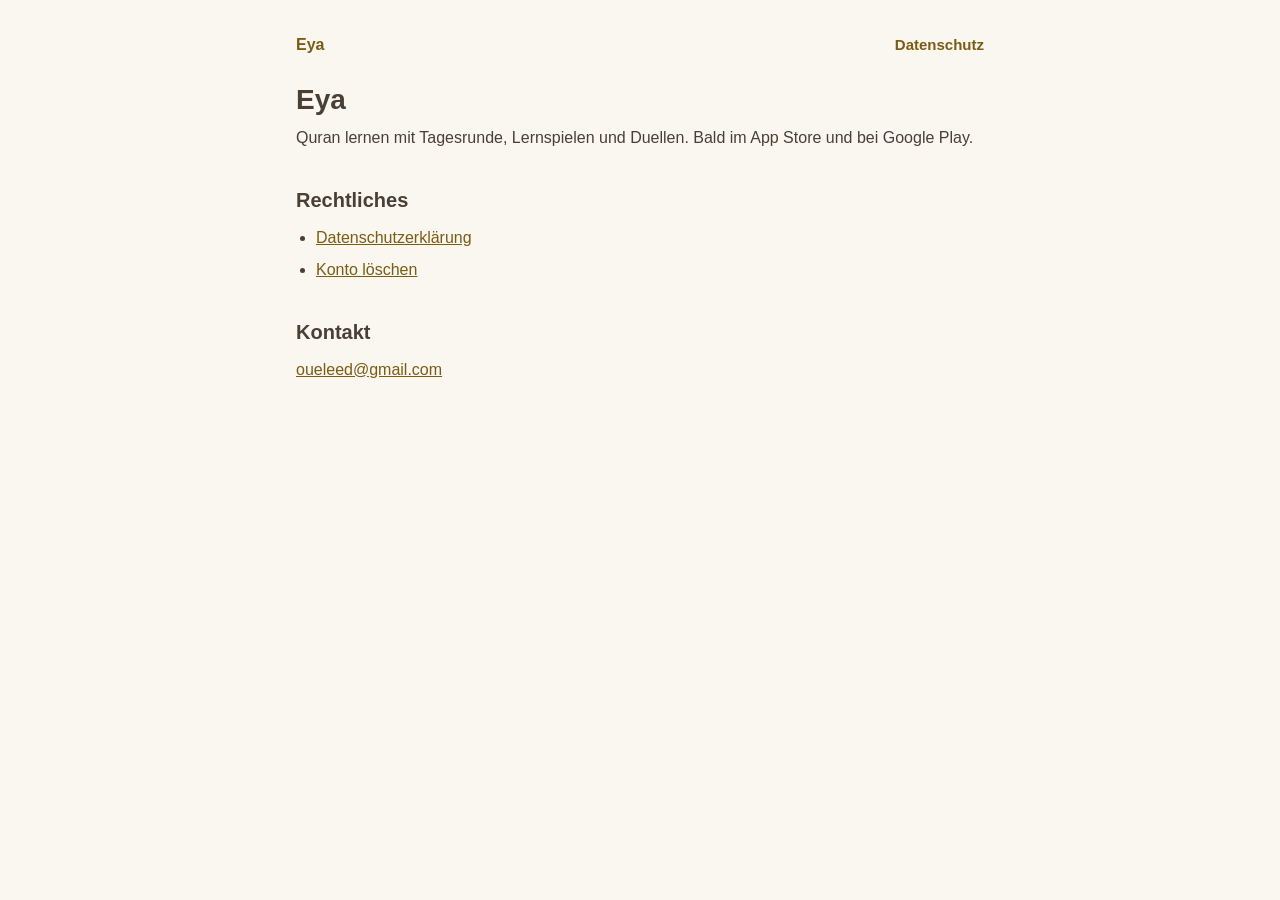
<file: index.html>
<!doctype html>
<html lang="de">
<head>
<meta charset="utf-8">
<meta name="viewport" content="width=device-width, initial-scale=1">
<title>Eya – Quran lernen</title>
<link rel="stylesheet" href="style.css">
</head>
<body>
<main>
  <header>
    <a href="./">Eya</a>
    <nav><a href="datenschutz.html">Datenschutz</a></nav>
  </header>

  <h1>Eya</h1>
  <p>Quran lernen mit Tagesrunde, Lernspielen und Duellen. Bald im App Store und bei Google Play.</p>

  <h2>Rechtliches</h2>
  <ul>
    <li><a href="datenschutz.html">Datenschutzerklärung</a></li>
    <li><a href="konto-loeschen.html">Konto löschen</a></li>
  </ul>

  <h2>Kontakt</h2>
  <p><a href="mailto:oueleed@gmail.com">oueleed@gmail.com</a></p>
</main>
</body>
</html>
</file>
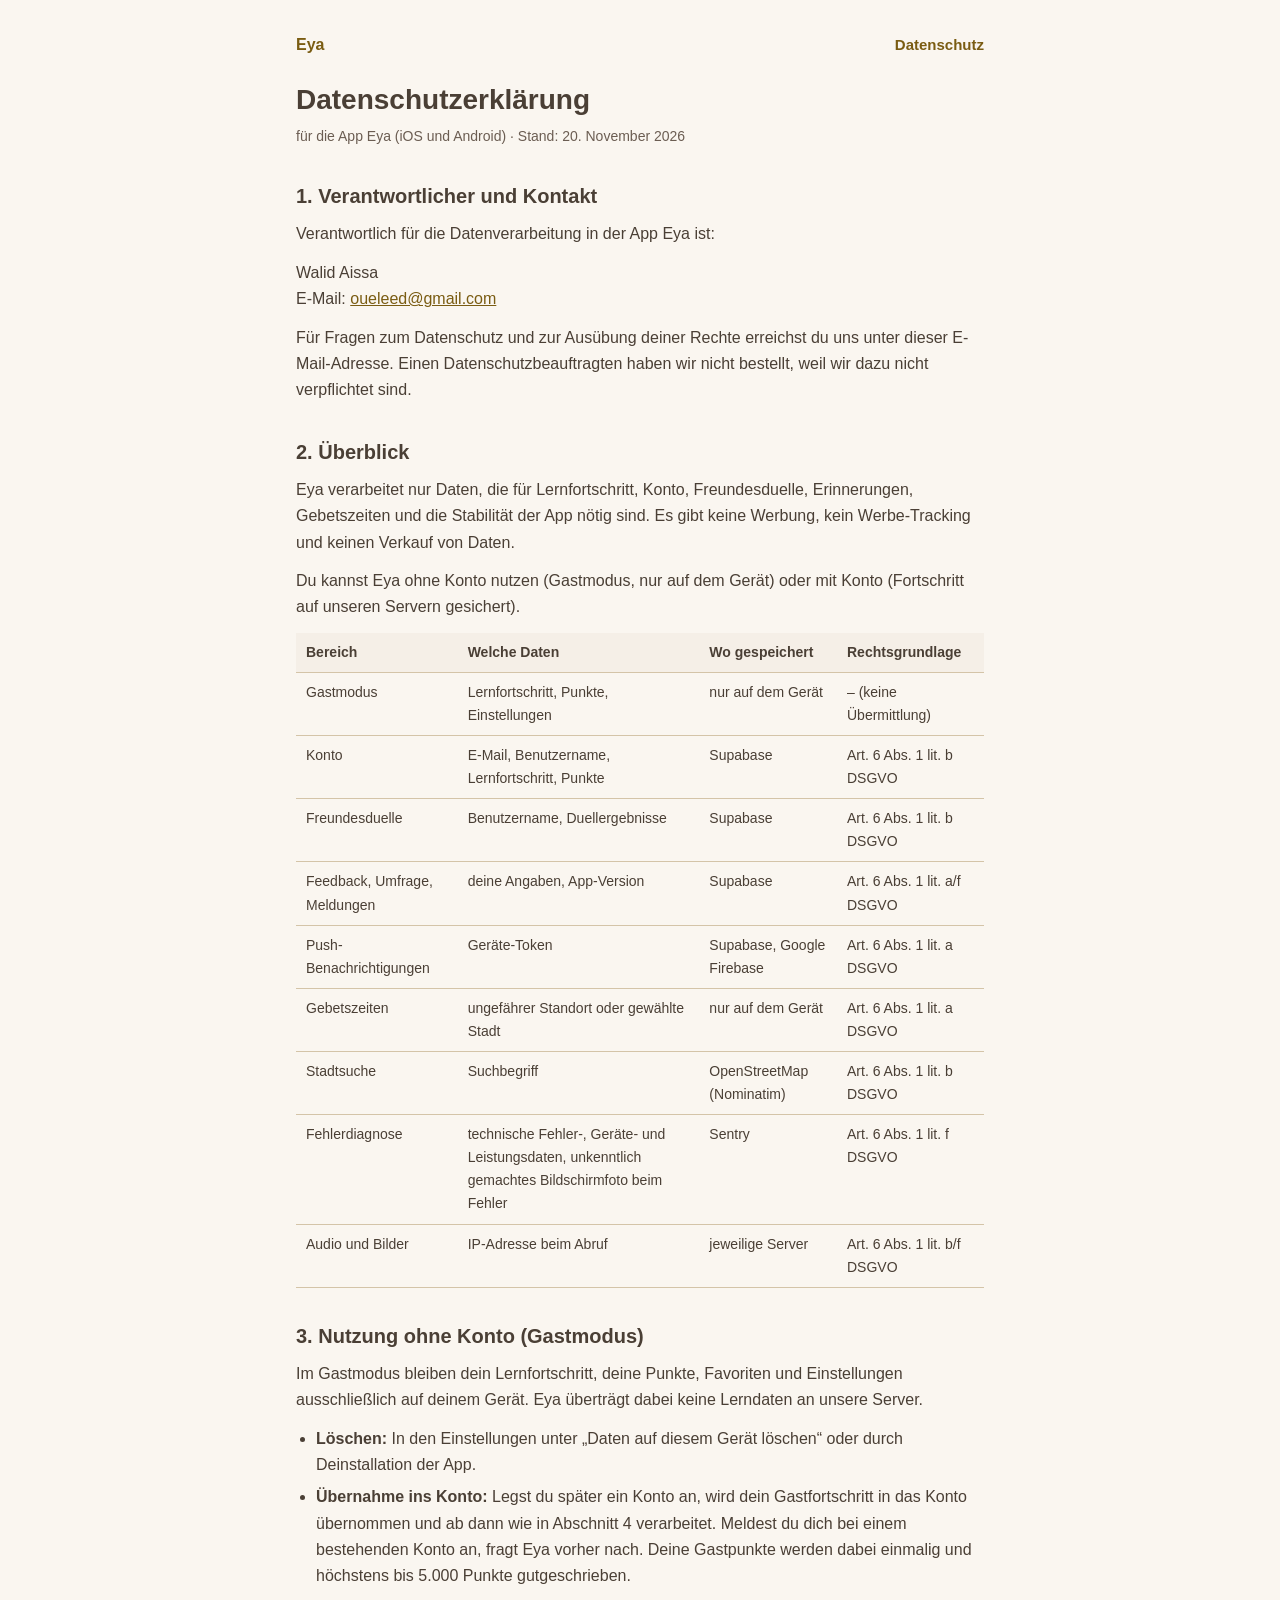
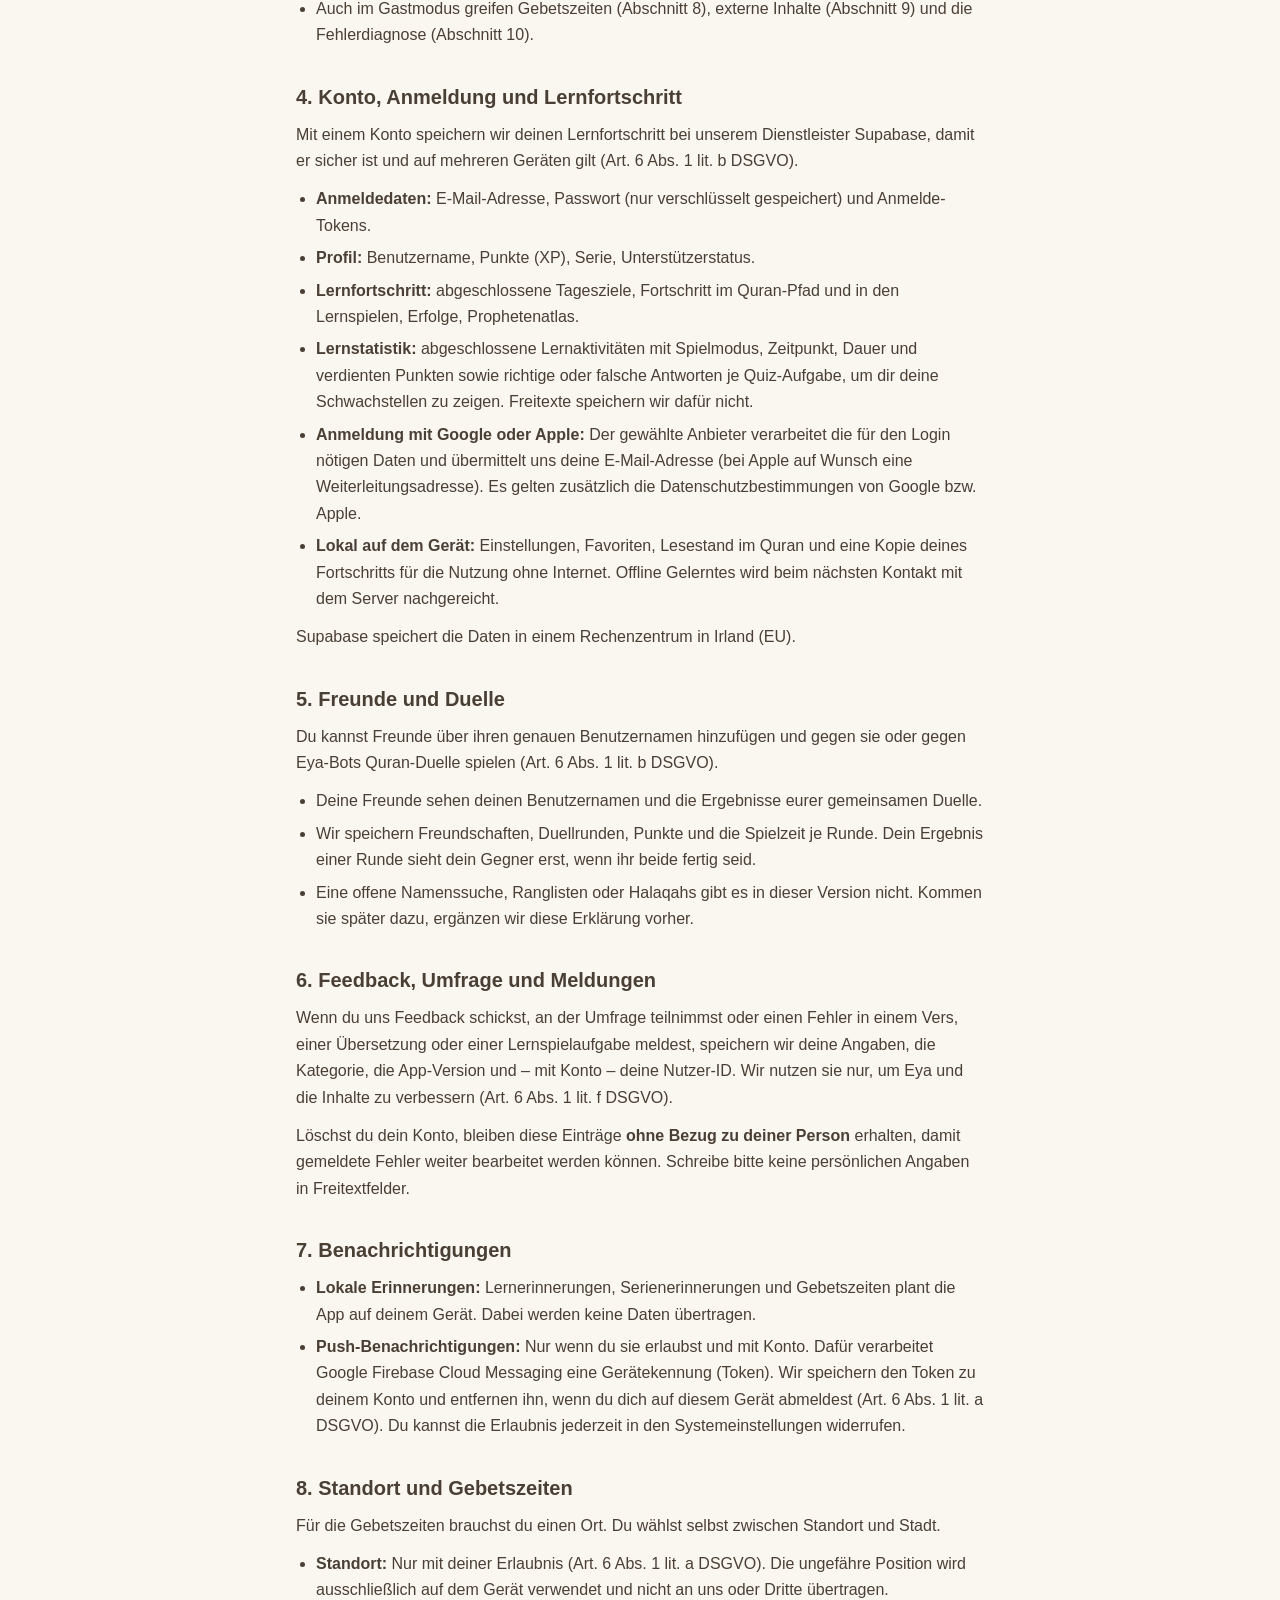
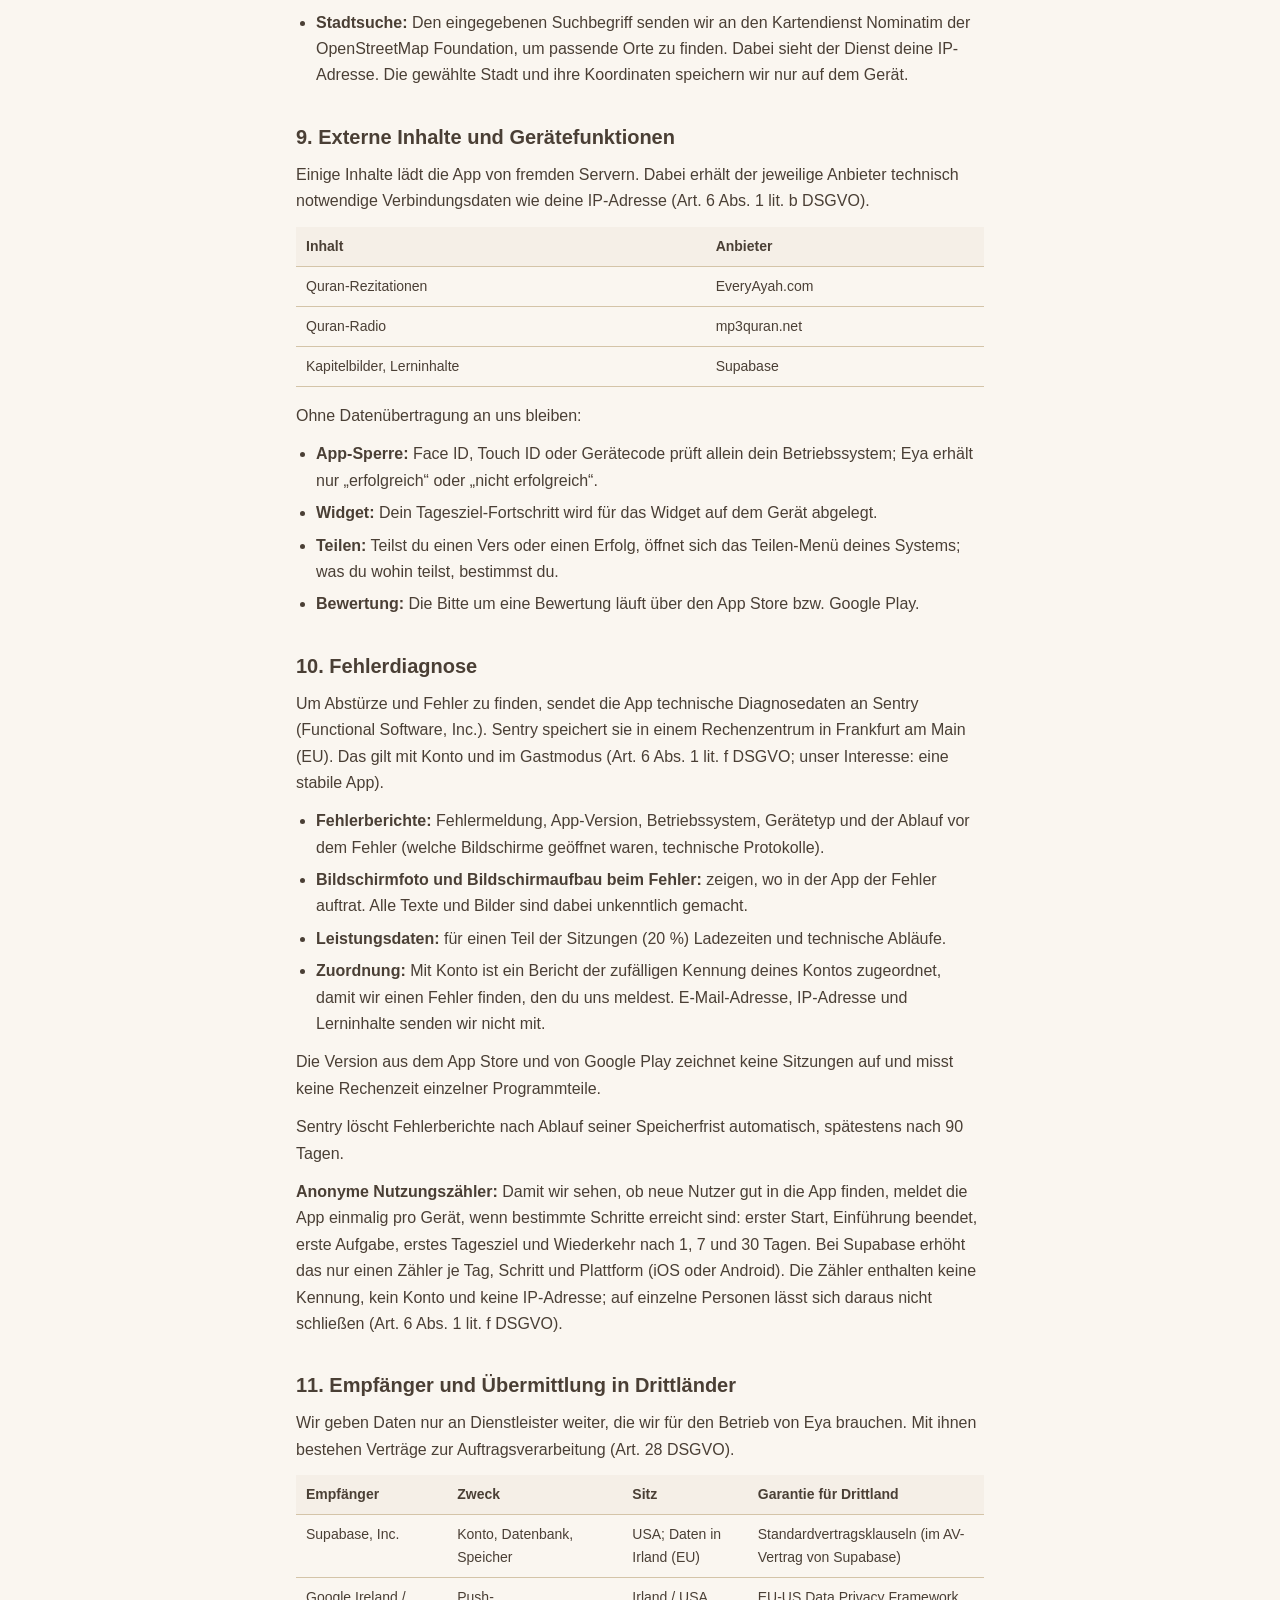
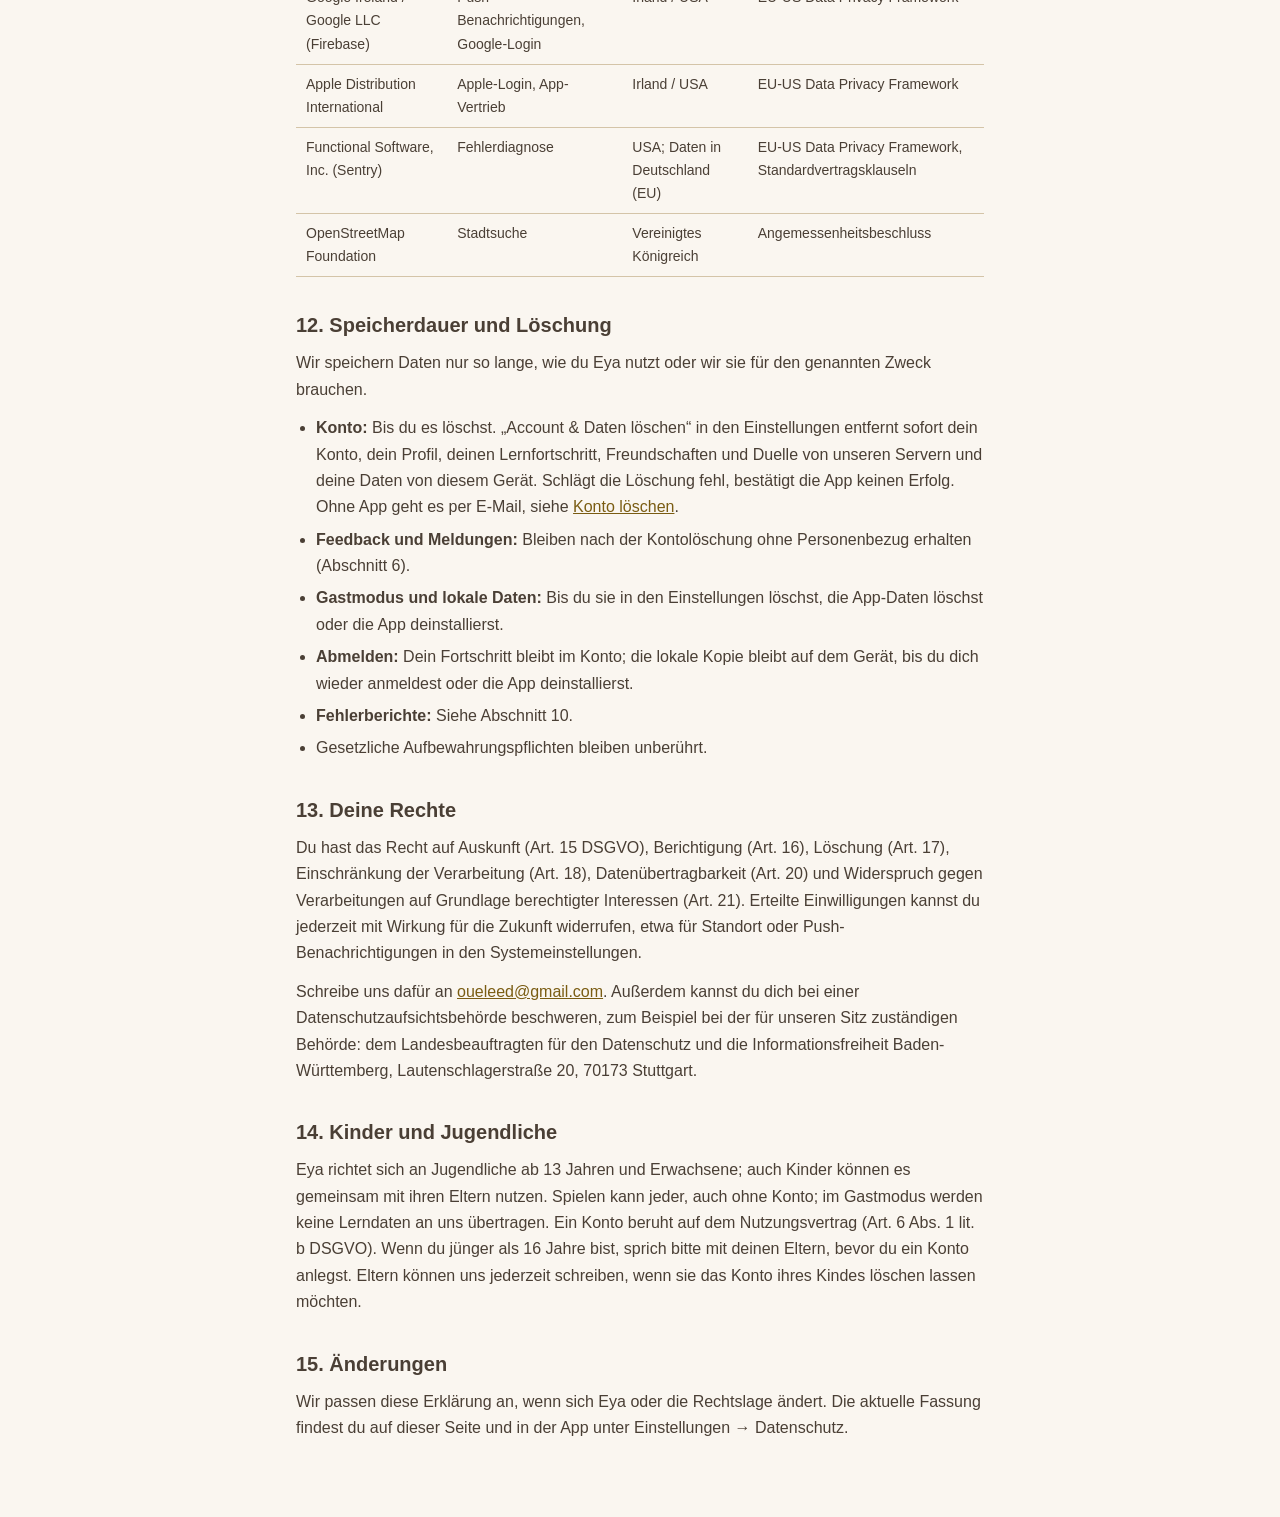
<file: datenschutz.html>
<!doctype html>
<html lang="de">
<head>
<meta charset="utf-8">
<meta name="viewport" content="width=device-width, initial-scale=1">
<title>Datenschutzerklärung – Eya</title>
<link rel="stylesheet" href="style.css">
</head>
<body>
<main>
  <header>
    <a href="./">Eya</a>
    <nav><a href="datenschutz.html">Datenschutz</a></nav>
  </header>

  <h1>Datenschutzerklärung</h1>
  <p class="meta">für die App Eya (iOS und Android) · Stand: 20. November 2026</p>

  <h2>1. Verantwortlicher und Kontakt</h2>
  <p>Verantwortlich für die Datenverarbeitung in der App Eya ist:</p>
  <p>
    Walid Aissa<br>
    E-Mail: <a href="mailto:oueleed@gmail.com">oueleed@gmail.com</a>
  </p>
  <p>Für Fragen zum Datenschutz und zur Ausübung deiner Rechte erreichst du uns unter dieser E-Mail-Adresse. Einen Datenschutzbeauftragten haben wir nicht bestellt, weil wir dazu nicht verpflichtet sind.</p>

  <h2>2. Überblick</h2>
  <p>Eya verarbeitet nur Daten, die für Lernfortschritt, Konto, Freundesduelle, Erinnerungen, Gebetszeiten und die Stabilität der App nötig sind. Es gibt keine Werbung, kein Werbe-Tracking und keinen Verkauf von Daten.</p>
  <p>Du kannst Eya ohne Konto nutzen (Gastmodus, nur auf dem Gerät) oder mit Konto (Fortschritt auf unseren Servern gesichert).</p>
  <div class="table-wrap">
  <table>
    <tr><th>Bereich</th><th>Welche Daten</th><th>Wo gespeichert</th><th>Rechtsgrundlage</th></tr>
    <tr><td>Gastmodus</td><td>Lernfortschritt, Punkte, Einstellungen</td><td>nur auf dem Gerät</td><td>– (keine Übermittlung)</td></tr>
    <tr><td>Konto</td><td>E-Mail, Benutzername, Lernfortschritt, Punkte</td><td>Supabase</td><td>Art. 6 Abs. 1 lit. b DSGVO</td></tr>
    <tr><td>Freundesduelle</td><td>Benutzername, Duellergebnisse</td><td>Supabase</td><td>Art. 6 Abs. 1 lit. b DSGVO</td></tr>
    <tr><td>Feedback, Umfrage, Meldungen</td><td>deine Angaben, App-Version</td><td>Supabase</td><td>Art. 6 Abs. 1 lit. a/f DSGVO</td></tr>
    <tr><td>Push-Benachrichtigungen</td><td>Geräte-Token</td><td>Supabase, Google Firebase</td><td>Art. 6 Abs. 1 lit. a DSGVO</td></tr>
    <tr><td>Gebetszeiten</td><td>ungefährer Standort oder gewählte Stadt</td><td>nur auf dem Gerät</td><td>Art. 6 Abs. 1 lit. a DSGVO</td></tr>
    <tr><td>Stadtsuche</td><td>Suchbegriff</td><td>OpenStreetMap (Nominatim)</td><td>Art. 6 Abs. 1 lit. b DSGVO</td></tr>
    <tr><td>Fehlerdiagnose</td><td>technische Fehler-, Geräte- und Leistungsdaten, unkenntlich gemachtes Bildschirmfoto beim Fehler</td><td>Sentry</td><td>Art. 6 Abs. 1 lit. f DSGVO</td></tr>
    <tr><td>Audio und Bilder</td><td>IP-Adresse beim Abruf</td><td>jeweilige Server</td><td>Art. 6 Abs. 1 lit. b/f DSGVO</td></tr>
  </table>
  </div>

  <h2>3. Nutzung ohne Konto (Gastmodus)</h2>
  <p>Im Gastmodus bleiben dein Lernfortschritt, deine Punkte, Favoriten und Einstellungen ausschließlich auf deinem Gerät. Eya überträgt dabei keine Lerndaten an unsere Server.</p>
  <ul>
    <li><strong>Löschen:</strong> In den Einstellungen unter „Daten auf diesem Gerät löschen“ oder durch Deinstallation der App.</li>
    <li><strong>Übernahme ins Konto:</strong> Legst du später ein Konto an, wird dein Gastfortschritt in das Konto übernommen und ab dann wie in Abschnitt 4 verarbeitet. Meldest du dich bei einem bestehenden Konto an, fragt Eya vorher nach. Deine Gastpunkte werden dabei einmalig und höchstens bis 5.000 Punkte gutgeschrieben.</li>
    <li>Auch im Gastmodus greifen Gebetszeiten (Abschnitt 8), externe Inhalte (Abschnitt 9) und die Fehlerdiagnose (Abschnitt 10).</li>
  </ul>

  <h2>4. Konto, Anmeldung und Lernfortschritt</h2>
  <p>Mit einem Konto speichern wir deinen Lernfortschritt bei unserem Dienstleister Supabase, damit er sicher ist und auf mehreren Geräten gilt (Art. 6 Abs. 1 lit. b DSGVO).</p>
  <ul>
    <li><strong>Anmeldedaten:</strong> E-Mail-Adresse, Passwort (nur verschlüsselt gespeichert) und Anmelde-Tokens.</li>
    <li><strong>Profil:</strong> Benutzername, Punkte (XP), Serie, Unterstützerstatus.</li>
    <li><strong>Lernfortschritt:</strong> abgeschlossene Tagesziele, Fortschritt im Quran-Pfad und in den Lernspielen, Erfolge, Prophetenatlas.</li>
    <li><strong>Lernstatistik:</strong> abgeschlossene Lernaktivitäten mit Spielmodus, Zeitpunkt, Dauer und verdienten Punkten sowie richtige oder falsche Antworten je Quiz-Aufgabe, um dir deine Schwachstellen zu zeigen. Freitexte speichern wir dafür nicht.</li>
    <li><strong>Anmeldung mit Google oder Apple:</strong> Der gewählte Anbieter verarbeitet die für den Login nötigen Daten und übermittelt uns deine E-Mail-Adresse (bei Apple auf Wunsch eine Weiterleitungsadresse). Es gelten zusätzlich die Datenschutzbestimmungen von Google bzw. Apple.</li>
    <li><strong>Lokal auf dem Gerät:</strong> Einstellungen, Favoriten, Lesestand im Quran und eine Kopie deines Fortschritts für die Nutzung ohne Internet. Offline Gelerntes wird beim nächsten Kontakt mit dem Server nachgereicht.</li>
  </ul>
  <p>Supabase speichert die Daten in einem Rechenzentrum in Irland (EU).</p>

  <h2>5. Freunde und Duelle</h2>
  <p>Du kannst Freunde über ihren genauen Benutzernamen hinzufügen und gegen sie oder gegen Eya-Bots Quran-Duelle spielen (Art. 6 Abs. 1 lit. b DSGVO).</p>
  <ul>
    <li>Deine Freunde sehen deinen Benutzernamen und die Ergebnisse eurer gemeinsamen Duelle.</li>
    <li>Wir speichern Freundschaften, Duellrunden, Punkte und die Spielzeit je Runde. Dein Ergebnis einer Runde sieht dein Gegner erst, wenn ihr beide fertig seid.</li>
    <li>Eine offene Namenssuche, Ranglisten oder Halaqahs gibt es in dieser Version nicht. Kommen sie später dazu, ergänzen wir diese Erklärung vorher.</li>
  </ul>

  <h2>6. Feedback, Umfrage und Meldungen</h2>
  <p>Wenn du uns Feedback schickst, an der Umfrage teilnimmst oder einen Fehler in einem Vers, einer Übersetzung oder einer Lernspielaufgabe meldest, speichern wir deine Angaben, die Kategorie, die App-Version und – mit Konto – deine Nutzer-ID. Wir nutzen sie nur, um Eya und die Inhalte zu verbessern (Art. 6 Abs. 1 lit. f DSGVO).</p>
  <p>Löschst du dein Konto, bleiben diese Einträge <strong>ohne Bezug zu deiner Person</strong> erhalten, damit gemeldete Fehler weiter bearbeitet werden können. Schreibe bitte keine persönlichen Angaben in Freitextfelder.</p>

  <h2>7. Benachrichtigungen</h2>
  <ul>
    <li><strong>Lokale Erinnerungen:</strong> Lernerinnerungen, Serienerinnerungen und Gebetszeiten plant die App auf deinem Gerät. Dabei werden keine Daten übertragen.</li>
    <li><strong>Push-Benachrichtigungen:</strong> Nur wenn du sie erlaubst und mit Konto. Dafür verarbeitet Google Firebase Cloud Messaging eine Gerätekennung (Token). Wir speichern den Token zu deinem Konto und entfernen ihn, wenn du dich auf diesem Gerät abmeldest (Art. 6 Abs. 1 lit. a DSGVO). Du kannst die Erlaubnis jederzeit in den Systemeinstellungen widerrufen.</li>
  </ul>

  <h2>8. Standort und Gebetszeiten</h2>
  <p>Für die Gebetszeiten brauchst du einen Ort. Du wählst selbst zwischen Standort und Stadt.</p>
  <ul>
    <li><strong>Standort:</strong> Nur mit deiner Erlaubnis (Art. 6 Abs. 1 lit. a DSGVO). Die ungefähre Position wird ausschließlich auf dem Gerät verwendet und nicht an uns oder Dritte übertragen.</li>
    <li><strong>Stadtsuche:</strong> Den eingegebenen Suchbegriff senden wir an den Kartendienst Nominatim der OpenStreetMap Foundation, um passende Orte zu finden. Dabei sieht der Dienst deine IP-Adresse. Die gewählte Stadt und ihre Koordinaten speichern wir nur auf dem Gerät.</li>
  </ul>

  <h2>9. Externe Inhalte und Gerätefunktionen</h2>
  <p>Einige Inhalte lädt die App von fremden Servern. Dabei erhält der jeweilige Anbieter technisch notwendige Verbindungsdaten wie deine IP-Adresse (Art. 6 Abs. 1 lit. b DSGVO).</p>
  <div class="table-wrap">
  <table>
    <tr><th>Inhalt</th><th>Anbieter</th></tr>
    <tr><td>Quran-Rezitationen</td><td>EveryAyah.com</td></tr>
    <tr><td>Quran-Radio</td><td>mp3quran.net</td></tr>
    <tr><td>Kapitelbilder, Lerninhalte</td><td>Supabase</td></tr>
  </table>
  </div>
  <p>Ohne Datenübertragung an uns bleiben:</p>
  <ul>
    <li><strong>App-Sperre:</strong> Face ID, Touch ID oder Gerätecode prüft allein dein Betriebssystem; Eya erhält nur „erfolgreich“ oder „nicht erfolgreich“.</li>
    <li><strong>Widget:</strong> Dein Tagesziel-Fortschritt wird für das Widget auf dem Gerät abgelegt.</li>
    <li><strong>Teilen:</strong> Teilst du einen Vers oder einen Erfolg, öffnet sich das Teilen-Menü deines Systems; was du wohin teilst, bestimmst du.</li>
    <li><strong>Bewertung:</strong> Die Bitte um eine Bewertung läuft über den App Store bzw. Google Play.</li>
  </ul>

  <h2>10. Fehlerdiagnose</h2>
  <p>Um Abstürze und Fehler zu finden, sendet die App technische Diagnosedaten an Sentry (Functional Software, Inc.). Sentry speichert sie in einem Rechenzentrum in Frankfurt am Main (EU). Das gilt mit Konto und im Gastmodus (Art. 6 Abs. 1 lit. f DSGVO; unser Interesse: eine stabile App).</p>
  <ul>
    <li><strong>Fehlerberichte:</strong> Fehlermeldung, App-Version, Betriebssystem, Gerätetyp und der Ablauf vor dem Fehler (welche Bildschirme geöffnet waren, technische Protokolle).</li>
    <li><strong>Bildschirmfoto und Bildschirmaufbau beim Fehler:</strong> zeigen, wo in der App der Fehler auftrat. Alle Texte und Bilder sind dabei unkenntlich gemacht.</li>
    <li><strong>Leistungsdaten:</strong> für einen Teil der Sitzungen (20 %) Ladezeiten und technische Abläufe.</li>
    <li><strong>Zuordnung:</strong> Mit Konto ist ein Bericht der zufälligen Kennung deines Kontos zugeordnet, damit wir einen Fehler finden, den du uns meldest. E-Mail-Adresse, IP-Adresse und Lerninhalte senden wir nicht mit.</li>
  </ul>
  <p>Die Version aus dem App Store und von Google Play zeichnet keine Sitzungen auf und misst keine Rechenzeit einzelner Programmteile.</p>
  <p>Sentry löscht Fehlerberichte nach Ablauf seiner Speicherfrist automatisch, spätestens nach 90 Tagen.</p>
  <p><strong>Anonyme Nutzungszähler:</strong> Damit wir sehen, ob neue Nutzer gut in die App finden, meldet die App einmalig pro Gerät, wenn bestimmte Schritte erreicht sind: erster Start, Einführung beendet, erste Aufgabe, erstes Tagesziel und Wiederkehr nach 1, 7 und 30 Tagen. Bei Supabase erhöht das nur einen Zähler je Tag, Schritt und Plattform (iOS oder Android). Die Zähler enthalten keine Kennung, kein Konto und keine IP-Adresse; auf einzelne Personen lässt sich daraus nicht schließen (Art. 6 Abs. 1 lit. f DSGVO).</p>

  <h2>11. Empfänger und Übermittlung in Drittländer</h2>
  <p>Wir geben Daten nur an Dienstleister weiter, die wir für den Betrieb von Eya brauchen. Mit ihnen bestehen Verträge zur Auftragsverarbeitung (Art. 28 DSGVO).</p>
  <div class="table-wrap">
  <table>
    <tr><th>Empfänger</th><th>Zweck</th><th>Sitz</th><th>Garantie für Drittland</th></tr>
    <tr><td>Supabase, Inc.</td><td>Konto, Datenbank, Speicher</td><td>USA; Daten in Irland (EU)</td><td>Standardvertragsklauseln (im AV-Vertrag von Supabase)</td></tr>
    <tr><td>Google Ireland / Google LLC (Firebase)</td><td>Push-Benachrichtigungen, Google-Login</td><td>Irland / USA</td><td>EU-US Data Privacy Framework</td></tr>
    <tr><td>Apple Distribution International</td><td>Apple-Login, App-Vertrieb</td><td>Irland / USA</td><td>EU-US Data Privacy Framework</td></tr>
    <tr><td>Functional Software, Inc. (Sentry)</td><td>Fehlerdiagnose</td><td>USA; Daten in Deutschland (EU)</td><td>EU-US Data Privacy Framework, Standardvertragsklauseln</td></tr>
    <tr><td>OpenStreetMap Foundation</td><td>Stadtsuche</td><td>Vereinigtes Königreich</td><td>Angemessenheitsbeschluss</td></tr>
  </table>
  </div>

  <h2>12. Speicherdauer und Löschung</h2>
  <p>Wir speichern Daten nur so lange, wie du Eya nutzt oder wir sie für den genannten Zweck brauchen.</p>
  <ul>
    <li><strong>Konto:</strong> Bis du es löschst. „Account &amp; Daten löschen“ in den Einstellungen entfernt sofort dein Konto, dein Profil, deinen Lernfortschritt, Freundschaften und Duelle von unseren Servern und deine Daten von diesem Gerät. Schlägt die Löschung fehl, bestätigt die App keinen Erfolg. Ohne App geht es per E-Mail, siehe <a href="konto-loeschen.html">Konto löschen</a>.</li>
    <li><strong>Feedback und Meldungen:</strong> Bleiben nach der Kontolöschung ohne Personenbezug erhalten (Abschnitt 6).</li>
    <li><strong>Gastmodus und lokale Daten:</strong> Bis du sie in den Einstellungen löschst, die App-Daten löschst oder die App deinstallierst.</li>
    <li><strong>Abmelden:</strong> Dein Fortschritt bleibt im Konto; die lokale Kopie bleibt auf dem Gerät, bis du dich wieder anmeldest oder die App deinstallierst.</li>
    <li><strong>Fehlerberichte:</strong> Siehe Abschnitt 10.</li>
    <li>Gesetzliche Aufbewahrungspflichten bleiben unberührt.</li>
  </ul>

  <h2>13. Deine Rechte</h2>
  <p>Du hast das Recht auf Auskunft (Art. 15 DSGVO), Berichtigung (Art. 16), Löschung (Art. 17), Einschränkung der Verarbeitung (Art. 18), Datenübertragbarkeit (Art. 20) und Widerspruch gegen Verarbeitungen auf Grundlage berechtigter Interessen (Art. 21). Erteilte Einwilligungen kannst du jederzeit mit Wirkung für die Zukunft widerrufen, etwa für Standort oder Push-Benachrichtigungen in den Systemeinstellungen.</p>
  <p>Schreibe uns dafür an <a href="mailto:oueleed@gmail.com">oueleed@gmail.com</a>. Außerdem kannst du dich bei einer Datenschutzaufsichtsbehörde beschweren, zum Beispiel bei der für unseren Sitz zuständigen Behörde: dem Landesbeauftragten für den Datenschutz und die Informationsfreiheit Baden-Württemberg, Lautenschlagerstraße 20, 70173 Stuttgart.</p>

  <h2>14. Kinder und Jugendliche</h2>
  <p>Eya richtet sich an Jugendliche ab 13 Jahren und Erwachsene; auch Kinder können es gemeinsam mit ihren Eltern nutzen. Spielen kann jeder, auch ohne Konto; im Gastmodus werden keine Lerndaten an uns übertragen. Ein Konto beruht auf dem Nutzungsvertrag (Art. 6 Abs. 1 lit. b DSGVO). Wenn du jünger als 16 Jahre bist, sprich bitte mit deinen Eltern, bevor du ein Konto anlegst. Eltern können uns jederzeit schreiben, wenn sie das Konto ihres Kindes löschen lassen möchten.</p>

  <h2>15. Änderungen</h2>
  <p>Wir passen diese Erklärung an, wenn sich Eya oder die Rechtslage ändert. Die aktuelle Fassung findest du auf dieser Seite und in der App unter Einstellungen → Datenschutz.</p>

</main>
</body>
</html>
</file>
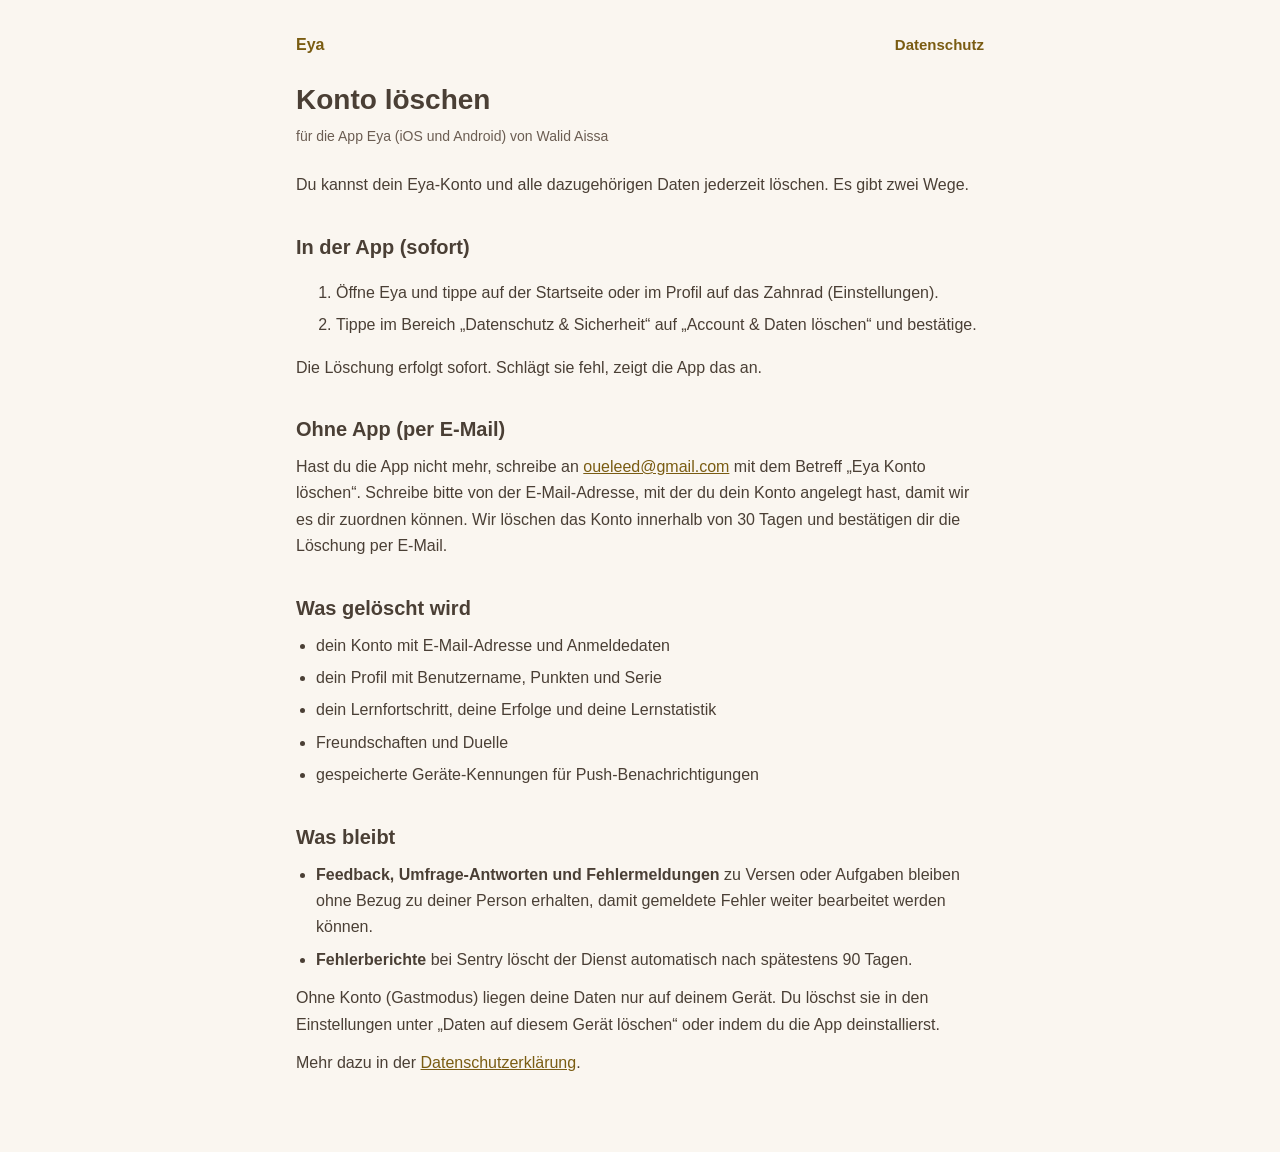
<file: konto-loeschen.html>
<!doctype html>
<html lang="de">
<head>
<meta charset="utf-8">
<meta name="viewport" content="width=device-width, initial-scale=1">
<title>Konto löschen – Eya</title>
<link rel="stylesheet" href="style.css">
</head>
<body>
<main>
  <header>
    <a href="./">Eya</a>
    <nav><a href="datenschutz.html">Datenschutz</a></nav>
  </header>

  <h1>Konto löschen</h1>
  <p class="meta">für die App Eya (iOS und Android) von Walid Aissa</p>

  <p>Du kannst dein Eya-Konto und alle dazugehörigen Daten jederzeit löschen. Es gibt zwei Wege.</p>

  <h2>In der App (sofort)</h2>
  <ol>
    <li>Öffne Eya und tippe auf der Startseite oder im Profil auf das Zahnrad (Einstellungen).</li>
    <li>Tippe im Bereich „Datenschutz &amp; Sicherheit“ auf „Account &amp; Daten löschen“ und bestätige.</li>
  </ol>
  <p>Die Löschung erfolgt sofort. Schlägt sie fehl, zeigt die App das an.</p>

  <h2>Ohne App (per E-Mail)</h2>
  <p>Hast du die App nicht mehr, schreibe an <a href="mailto:oueleed@gmail.com?subject=Eya%20Konto%20l%C3%B6schen">oueleed@gmail.com</a> mit dem Betreff „Eya Konto löschen“. Schreibe bitte von der E-Mail-Adresse, mit der du dein Konto angelegt hast, damit wir es dir zuordnen können. Wir löschen das Konto innerhalb von 30 Tagen und bestätigen dir die Löschung per E-Mail.</p>

  <h2>Was gelöscht wird</h2>
  <ul>
    <li>dein Konto mit E-Mail-Adresse und Anmeldedaten</li>
    <li>dein Profil mit Benutzername, Punkten und Serie</li>
    <li>dein Lernfortschritt, deine Erfolge und deine Lernstatistik</li>
    <li>Freundschaften und Duelle</li>
    <li>gespeicherte Geräte-Kennungen für Push-Benachrichtigungen</li>
  </ul>

  <h2>Was bleibt</h2>
  <ul>
    <li><strong>Feedback, Umfrage-Antworten und Fehlermeldungen</strong> zu Versen oder Aufgaben bleiben ohne Bezug zu deiner Person erhalten, damit gemeldete Fehler weiter bearbeitet werden können.</li>
    <li><strong>Fehlerberichte</strong> bei Sentry löscht der Dienst automatisch nach spätestens 90 Tagen.</li>
  </ul>
  <p>Ohne Konto (Gastmodus) liegen deine Daten nur auf deinem Gerät. Du löschst sie in den Einstellungen unter „Daten auf diesem Gerät löschen“ oder indem du die App deinstallierst.</p>

  <p>Mehr dazu in der <a href="datenschutz.html">Datenschutzerklärung</a>.</p>
</main>
</body>
</html>
</file>
<file: style.css>
:root {
  --bg: #faf6f0;
  --surface: #f5efe7;
  --text: #4a3f35;
  --muted: #6b5d52;
  --accent: #7a5c12;
  --line: #d4c4a8;
  --todo: #fde7a8;
  color-scheme: light dark;
}
@media (prefers-color-scheme: dark) {
  :root {
    --bg: #1b100b;
    --surface: #2b1a12;
    --text: #fff7e8;
    --muted: #d4c4a8;
    --accent: #d9b45c;
    --line: #3a261b;
    --todo: #5a4410;
  }
}
* { box-sizing: border-box; }
body {
  margin: 0;
  background: var(--bg);
  color: var(--text);
  font: 16px/1.65 -apple-system, BlinkMacSystemFont, "Segoe UI", Roboto, sans-serif;
}
main { max-width: 720px; margin: 0 auto; padding: 32px 16px 64px; }
header { display: flex; align-items: center; gap: 12px; margin-bottom: 24px; }
header a { color: var(--accent); text-decoration: none; font-weight: 600; }
nav { display: flex; gap: 16px; margin-left: auto; font-size: 15px; }
h1 { font-size: 28px; line-height: 1.25; margin: 0 0 8px; }
h2 { font-size: 20px; margin: 32px 0 8px; }
p, ul { margin: 0 0 12px; }
ul { padding-left: 20px; }
li { margin-bottom: 6px; }
a { color: var(--accent); }
.meta { color: var(--muted); font-size: 14px; margin-bottom: 24px; }
.table-wrap { overflow-x: auto; margin: 12px 0 16px; }
table { border-collapse: collapse; width: 100%; font-size: 14px; }
th, td { text-align: left; vertical-align: top; padding: 8px 10px; border-bottom: 1px solid var(--line); }
th { background: var(--surface); }
.todo { background: var(--todo); padding: 0 4px; border-radius: 4px; }
footer { margin-top: 48px; padding-top: 16px; border-top: 1px solid var(--line); color: var(--muted); font-size: 14px; }
</file>
